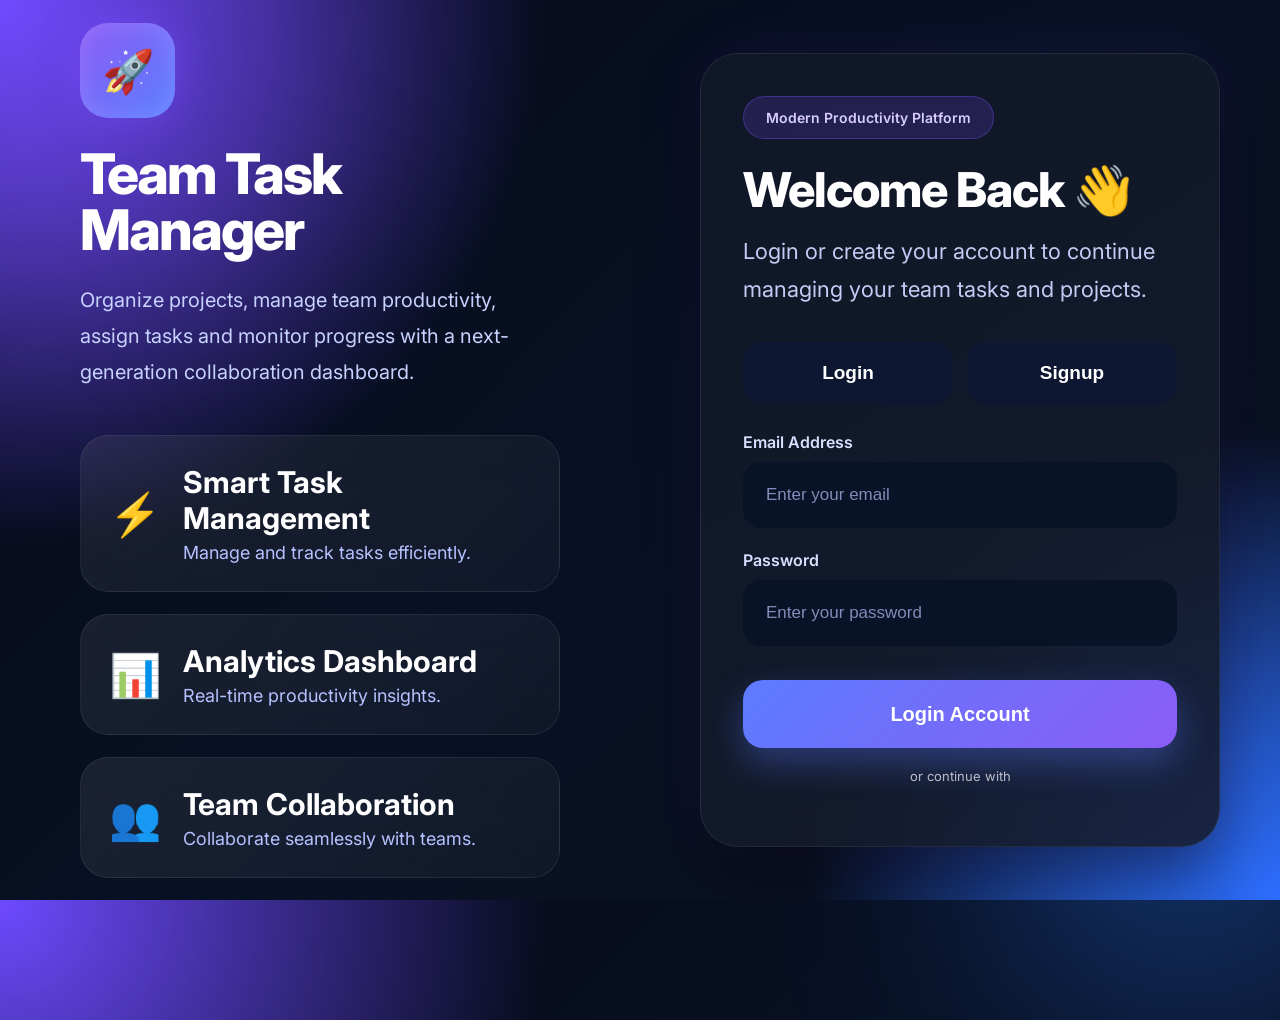
<file: frontend/index.html>
<!DOCTYPE html>
<html lang="en">

<head>

  <meta charset="UTF-8" />

  <meta
    name="viewport"
    content="width=device-width, initial-scale=1.0"
  />

  <title>Team Task Manager</title>

  <link rel="stylesheet" href="style.css" />

  <link rel="preconnect" href="https://fonts.googleapis.com">

  <link
    rel="preconnect"
    href="https://fonts.gstatic.com"
    crossorigin
  >

  <link
    href="https://fonts.googleapis.com/css2?family=Inter:wght@300;400;500;600;700;800&display=swap"
    rel="stylesheet"
  />

  <script src="https://accounts.google.com/gsi/client" async defer></script>

</head>

<body>

  <div class="bg-blur blur-1"></div>
  <div class="bg-blur blur-2"></div>

  <div class="login-container">

    <div class="left-panel">

      <div class="brand">

        <div class="brand-icon">🚀</div>

        <h1>Team Task Manager</h1>

        <p>
          Organize projects, manage team productivity,
          assign tasks and monitor progress with a
          next-generation collaboration dashboard.
        </p>

      </div>

      <div class="feature-list">

        <div class="feature-card">
          <span>⚡</span>
          <div>
            <h3>Smart Task Management</h3>
            <p>Manage and track tasks efficiently.</p>
          </div>
        </div>

        <div class="feature-card">
          <span>📊</span>
          <div>
            <h3>Analytics Dashboard</h3>
            <p>Real-time productivity insights.</p>
          </div>
        </div>

        <div class="feature-card">
          <span>👥</span>
          <div>
            <h3>Team Collaboration</h3>
            <p>Collaborate seamlessly with teams.</p>
          </div>
        </div>

      </div>

    </div>

    <div class="right-panel">

      <div class="auth-card">

        <div class="top-badge">
          Modern Productivity Platform
        </div>

        <h2>Welcome Back 👋</h2>

        <p class="sub-text">
          Login or create your account to continue
          managing your team tasks and projects.
        </p>

        <div class="tabs">

          <button type="button" onclick="showLogin()">
            Login
          </button>

          <button type="button" onclick="showSignup()">
            Signup
          </button>

        </div>

        <form id="loginForm" autocomplete="off">

          <div class="input-box">
            <label>Email Address</label>
            <input
              id="loginEmail"
              type="email"
              placeholder="Enter your email"
              autocomplete="off"
              spellcheck="false"
            />
          </div>

          <div class="input-box">
            <label>Password</label>
            <input
              id="loginPassword"
              type="password"
              placeholder="Enter your password"
              autocomplete="new-password"
            />
          </div>

          <button
            type="button"
            class="primary-btn"
            onclick="login()"
          >
            Login Account
          </button>

        </form>

        <form id="signupForm" class="hidden" autocomplete="off">

          <div class="input-box">
            <label>Full Name</label>
            <input
              id="signupName"
              placeholder="Enter your full name"
              autocomplete="off"
              spellcheck="false"
            />
          </div>

          <div class="input-box">
            <label>Email Address</label>
            <input
              id="signupEmail"
              type="email"
              placeholder="Enter your email"
              autocomplete="off"
              spellcheck="false"
            />
          </div>

          <div class="input-box">
            <label>Password</label>
            <input
              id="signupPassword"
              type="password"
              placeholder="Minimum 6 characters"
              autocomplete="new-password"
            />
          </div>

          <div class="input-box">
            <label>Select Role</label>
            <select id="signupRole" autocomplete="off">
              <option value="MEMBER">MEMBER</option>
              <option value="ADMIN">ADMIN</option>
            </select>
          </div>

          <button
            type="button"
            class="primary-btn"
            onclick="signup()"
          >
            Create Account
          </button>

        </form>

        <div style="margin: 20px 0; text-align: center;">
          <p style="font-size: 13px; opacity: 0.7;">or continue with</p>

          <div
            id="g_id_onload"
            data-client_id="61881953039-6tfl992svosng29t97q97kiijkbv35an.apps.googleusercontent.com"
            data-callback="handleGoogleLogin"
          ></div>

          <div
            class="g_id_signin"
            data-type="standard"
            data-size="large"
            data-theme="outline"
            data-text="signin_with"
            data-shape="rectangular"
            data-logo_alignment="left"
          ></div>
        </div>

        <p id="message"></p>

      </div>

    </div>

  </div>

  <script src="app.js"></script>

</body>

</html>
</file>
<file: frontend/style.css>
/* =========================
GLOBAL RESET
========================= */

*{
margin:0;
padding:0;
box-sizing:border-box;
}

html,
body{
width:100%;
height:100%;
overflow:hidden;
font-family:'Inter',sans-serif;
background:
radial-gradient(circle at top left,#6d4aff 0%,transparent 35%),
radial-gradient(circle at bottom right,#2f6bff 0%,transparent 30%),
linear-gradient(135deg,#050816,#081124,#0b1020);
color:#fff;
}

/* =========================
SMOOTH SCROLLBAR REMOVE
========================= */

body::-webkit-scrollbar{
display:none;
}

/* =========================
BACKGROUND EFFECTS
========================= */

.bg-blur{
position:absolute;
border-radius:50%;
filter:blur(120px);
z-index:0;
opacity:.35;
}

.blur-1{
width:420px;
height:420px;
background:#7c4dff;
top:-120px;
left:-120px;
}

.blur-2{
width:380px;
height:380px;
background:#2979ff;
bottom:-120px;
right:-100px;
}

/* =========================
MAIN CONTAINER
========================= */

.login-container{
width:100%;
height:100vh;
display:flex;
overflow:hidden;
position:relative;
z-index:2;
}

/* =========================
LEFT PANEL
========================= */

.left-panel{
flex:1;
padding:70px 80px;
display:flex;
flex-direction:column;
justify-content:center;
gap:45px;
position:relative;
}

.brand-icon{
width:95px;
height:95px;
border-radius:28px;
background:linear-gradient(135deg,#8b5cf6,#5b7fff);
display:flex;
align-items:center;
justify-content:center;
font-size:42px;
margin-bottom:28px;
box-shadow:
0 0 40px rgba(124,77,255,.45),
inset 0 0 25px rgba(255,255,255,.15);
}

.brand h1{
font-size:72px;
line-height:1;
font-weight:800;
margin-bottom:24px;
letter-spacing:-2px;
}

.brand p{
font-size:24px;
line-height:1.8;
color:#c7d2fe;
max-width:720px;
}

/* =========================
FEATURE CARDS
========================= */

.feature-list{
display:flex;
flex-direction:column;
gap:22px;
}

.feature-card{
position:relative;
display:flex;
align-items:center;
gap:22px;
padding:28px;
border-radius:28px;
overflow:hidden;

background:
linear-gradient(
135deg,
rgba(255,255,255,.08),
rgba(255,255,255,.03)
);

border:1px solid rgba(255,255,255,.08);

backdrop-filter:blur(25px);

transition:.35s ease;
}

.feature-card::before{
content:"";
position:absolute;
inset:0;
background:
linear-gradient(
135deg,
rgba(255,255,255,.08),
transparent
);
opacity:0;
transition:.35s;
}

.feature-card:hover{
transform:translateY(-5px) scale(1.01);
border-color:rgba(124,77,255,.45);

box-shadow:
0 20px 45px rgba(0,0,0,.35),
0 0 35px rgba(124,77,255,.15);
}

.feature-card:hover::before{
opacity:1;
}

.feature-card span{
font-size:42px;
}

.feature-card h3{
font-size:30px;
margin-bottom:6px;
}

.feature-card p{
font-size:18px;
color:#b6c2ff;
}

/* =========================
RIGHT PANEL
========================= */

.right-panel{
width:640px;
min-width:640px;
display:flex;
align-items:center;
justify-content:center;
padding:40px;
}

/* =========================
AUTH CARD
========================= */

.auth-card{
width:100%;
max-width:520px;
padding:42px;
border-radius:38px;

background:
linear-gradient(
145deg,
rgba(16,24,40,.95),
rgba(22,28,45,.88)
);

border:1px solid rgba(255,255,255,.08);

backdrop-filter:blur(30px);

box-shadow:
0 25px 60px rgba(0,0,0,.45),
0 0 60px rgba(124,77,255,.12);
}

/* =========================
BADGE
========================= */

.top-badge{
display:inline-flex;
padding:12px 22px;
border-radius:999px;
background:rgba(124,77,255,.18);
border:1px solid rgba(124,77,255,.35);
color:#d8ccff;
font-size:14px;
margin-bottom:26px;
font-weight:600;
}

/* =========================
HEADINGS
========================= */

.auth-card h2{
font-size:60px;
line-height:1.05;
font-weight:800;
margin-bottom:18px;
letter-spacing:-1px;
}

.sub-text{
font-size:22px;
color:#c4ccf5;
line-height:1.7;
margin-bottom:34px;
}

/* =========================
TABS
========================= */

.tabs{
display:flex;
gap:14px;
margin-bottom:28px;
}

.tabs button{
flex:1;
height:62px;
border:none;
border-radius:18px;
cursor:pointer;

background:#0d1731;
color:#fff;

font-size:19px;
font-weight:700;

transition:.3s ease;
}

.tabs button:hover{
background:
linear-gradient(
135deg,
#6d4aff,
#8c5bff
);

transform:translateY(-2px);
}

/* =========================
INPUTS
========================= */

.input-box{
margin-bottom:22px;
}

.input-box label{
display:block;
margin-bottom:10px;
font-size:16px;
font-weight:600;
color:#d8e0ff;
}

.input-box input,
.input-box select{
width:100%;
height:66px;
border:none;
outline:none;
border-radius:18px;

background:#091327;
color:#fff;

padding:0 22px;
font-size:17px;

border:1px solid transparent;

transition:.3s ease;
}

.input-box input:focus,
.input-box select:focus{
border-color:#7c4dff;

box-shadow:
0 0 0 4px rgba(124,77,255,.18);
}

.input-box input::placeholder{
color:#7f8db8;
}

/* =========================
BUTTON
========================= */

.primary-btn{
width:100%;
height:68px;
border:none;
cursor:pointer;
border-radius:20px;

background:
linear-gradient(
135deg,
#5c7cff,
#8b5cf6
);

color:#fff;
font-size:20px;
font-weight:700;

transition:.35s ease;

margin-top:12px;

box-shadow:
0 15px 35px rgba(92,124,255,.35);
}

.primary-btn:hover{
transform:translateY(-3px);

box-shadow:
0 20px 40px rgba(92,124,255,.45);
}

/* =========================
GOOGLE SECTION
========================= */

.google-section{
width:100%;
margin-top:26px;

display:flex;
flex-direction:column;
align-items:center;
justify-content:center;

gap:18px;
}

.google-section p{
color:#aeb9df;
font-size:15px;
}

.g_id_signin{
display:flex !important;
justify-content:center;
width:100%;
}

.g_id_signin iframe{
border-radius:14px !important;
overflow:hidden !important;
}

/* =========================
MESSAGE
========================= */

#message{
margin-top:18px;
text-align:center;
font-weight:600;
color:#d6e4ff;
}

/* =========================
HIDDEN FORM
========================= */

.hidden{
display:none;
}

/* =========================
RESPONSIVE
========================= */

@media(max-width:1400px){

.brand h1{
font-size:56px;
}

.brand p{
font-size:20px;
}

.auth-card h2{
font-size:48px;
}

}

@media(max-width:1100px){

body{
overflow-y:auto;
}

.login-container{
flex-direction:column;
height:auto;
overflow-y:auto;
}

.left-panel{
padding:50px 35px 20px;
}

.right-panel{
width:100%;
min-width:100%;
padding:30px;
}

.brand h1{
font-size:48px;
}

.auth-card{
max-width:100%;
}

}
</file>
